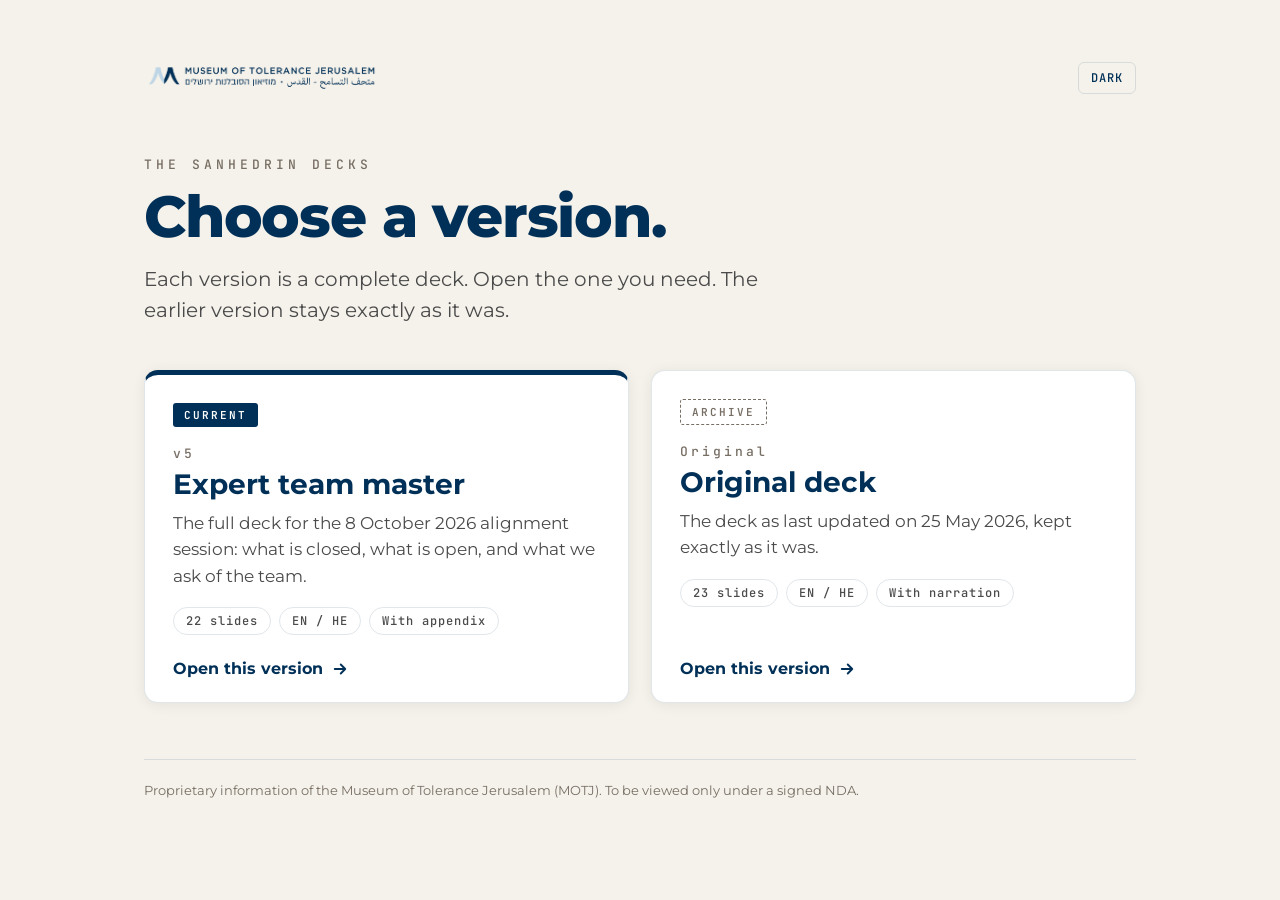
<file: index.html>
<!DOCTYPE html>
<html lang="en">
<head>
<meta charset="UTF-8">
<meta name="viewport" content="width=device-width, initial-scale=1.0">
<meta name="robots" content="noindex">
<title>The Sanhedrin Decks | MOTJ - choose a version</title>
<script type="text/javascript">
(function(c,l,a,r,i,t,y){c[a]=c[a]||function(){(c[a].q=c[a].q||[]).push(arguments)};t=l.createElement(r);t.async=1;t.src="https://www.clarity.ms/tag/"+i;y=l.getElementsByTagName(r)[0];y.parentNode.insertBefore(t,y)})(window,document,"clarity","script","vtb4usmz5r");
</script>
<link rel="preconnect" href="https://fonts.googleapis.com">
<link href="https://fonts.googleapis.com/css2?family=Montserrat:wght@400;500;600;700;800&family=JetBrains+Mono:wght@400;500;600&display=swap" rel="stylesheet">
<style>
:root {
  --bg: #F5F2EB; --surface: #FFFFFF; --navy: #003057; --blue: #BDD6E6; --taupe: #776E64;
  --text: #1A1A1A; --sub: #4A4A4A; --line: rgba(0,48,87,0.12);
  --shadow: 0 2px 14px rgba(0,0,0,0.07); --shadow-hover: 0 8px 28px rgba(0,48,87,0.18);
}
:root[data-theme="dark"] {
  --bg: #0b1a2a; --surface: #12263a; --navy: #BDD6E6; --blue: #BDD6E6; --taupe: #9a9189;
  --text: #f0f4f7; --sub: #c4ced6; --line: rgba(189,214,230,0.2);
  --shadow: 0 2px 14px rgba(0,0,0,0.4); --shadow-hover: 0 8px 28px rgba(0,0,0,0.6);
}
* { box-sizing: border-box; margin: 0; padding: 0; }
html, body { min-height: 100%; }
body { background: var(--bg); color: var(--text); font-family: 'Montserrat', system-ui, sans-serif; -webkit-font-smoothing: antialiased; }
main { max-width: 1040px; margin: 0 auto; padding: 56px 24px 40px; }
header { display: flex; align-items: center; justify-content: space-between; gap: 16px; margin-bottom: 56px; }
.logo { height: 44px; }
:root[data-theme="dark"] .logo { filter: brightness(0) invert(1); }
.theme { font: 500 12px 'JetBrains Mono', monospace; letter-spacing: 1px; text-transform: uppercase; color: var(--navy);
  background: transparent; border: 1px solid var(--line); border-radius: 6px; padding: 7px 12px; cursor: pointer; }
.eyebrow { font: 500 13px 'JetBrains Mono', monospace; letter-spacing: 4px; text-transform: uppercase; color: var(--taupe); margin-bottom: 14px; }
h1 { font-weight: 800; font-size: clamp(34px, 5.4vw, 58px); line-height: 1.05; letter-spacing: -1.2px; color: var(--navy); }
.lede { font-size: 20px; line-height: 1.55; color: var(--sub); margin-top: 16px; max-width: 640px; }
.versions { display: grid; grid-template-columns: repeat(2, 1fr); gap: 22px; margin-top: 44px; }
.v {
  display: flex; flex-direction: column; text-decoration: none; color: inherit; background: var(--surface);
  border: 1px solid var(--line); border-radius: 14px; padding: 28px 28px 24px; box-shadow: var(--shadow);
  transition: transform .25s, box-shadow .25s; position: relative;
}
.v:hover, .v:focus-visible { transform: translateY(-4px); box-shadow: var(--shadow-hover); outline: none; }
.v:focus-visible { outline: 3px solid var(--blue); outline-offset: 3px; }
.v--current { border-top: 5px solid var(--navy); }
.badge { align-self: flex-start; font: 600 11px 'JetBrains Mono', monospace; letter-spacing: 2px; padding: 5px 11px; border-radius: 3px; margin-bottom: 18px; }
.badge--current { background: var(--navy); color: #fff; }
:root[data-theme="dark"] .badge--current { color: #003057; }
.badge--archive { border: 1.5px dashed var(--taupe); color: var(--taupe); }
.vn { font: 500 13px 'JetBrains Mono', monospace; letter-spacing: 3px; color: var(--taupe); }
h2 { font-weight: 700; font-size: 28px; line-height: 1.15; color: var(--navy); margin: 6px 0 10px; }
.v p { font-size: 17px; line-height: 1.55; color: var(--sub); }
.meta { display: flex; flex-wrap: wrap; gap: 8px; margin-top: 18px; }
.meta span { font: 500 12px 'JetBrains Mono', monospace; letter-spacing: 1px; color: var(--sub); border: 1px solid var(--line); border-radius: 999px; padding: 5px 12px; }
.open { margin-top: auto; padding-top: 24px; display: inline-flex; align-items: center; gap: 8px; font-weight: 700; font-size: 16px; color: var(--navy); }
.open svg { transition: transform .25s; }
.v:hover .open svg { transform: translateX(5px); }
footer { margin-top: 56px; padding-top: 20px; border-top: 1px solid var(--line); font-size: 13px; line-height: 1.6; color: var(--taupe); }
@media (max-width: 760px) { .versions { grid-template-columns: 1fr; } main { padding-top: 32px; } header { margin-bottom: 36px; } }
@media (prefers-reduced-motion: reduce) { .v, .open svg { transition: none; } }
</style>
</head>
<body>
<main>
  <header>
    <img class="logo" src="assets/logos/motj-logo-horizontal.png" alt="Museum of Tolerance Jerusalem">
    <button class="theme" id="theme" type="button" aria-label="Toggle dark mode">Dark</button>
  </header>

  <p class="eyebrow">The Sanhedrin decks</p>
  <h1>Choose a version.</h1>
  <p class="lede">Each version is a complete deck. Open the one you need. The earlier version stays exactly as it was.</p>

  <nav class="versions" aria-label="Deck versions">
    <a class="v v--current" href="v5/">
      <span class="badge badge--current">CURRENT</span>
      <span class="vn">v5</span>
      <h2>Expert team master</h2>
      <p>The full deck for the 8 October 2026 alignment session: what is closed, what is open, and what we ask of the team.</p>
      <div class="meta"><span>22 slides</span><span>EN / HE</span><span>With appendix</span></div>
      <span class="open">Open this version <svg width="18" height="18" viewBox="0 0 24 24" fill="none" stroke="currentColor" stroke-width="2.5" stroke-linecap="round" stroke-linejoin="round"><path d="M5 12h14M13 6l6 6-6 6"/></svg></span>
    </a>
    <a class="v v--archive" href="original.html">
      <span class="badge badge--archive">ARCHIVE</span>
      <span class="vn">Original</span>
      <h2>Original deck</h2>
      <p>The deck as last updated on 25 May 2026, kept exactly as it was.</p>
      <div class="meta"><span>23 slides</span><span>EN / HE</span><span>With narration</span></div>
      <span class="open">Open this version <svg width="18" height="18" viewBox="0 0 24 24" fill="none" stroke="currentColor" stroke-width="2.5" stroke-linecap="round" stroke-linejoin="round"><path d="M5 12h14M13 6l6 6-6 6"/></svg></span>
    </a>

  </nav>

  <footer>
    Proprietary information of the Museum of Tolerance Jerusalem (MOTJ). To be viewed only under a signed NDA.
  </footer>
</main>
<script>
(function () {
  var root = document.documentElement, btn = document.getElementById('theme');
  function set(t) { root.setAttribute('data-theme', t); btn.textContent = t === 'dark' ? 'Light' : 'Dark'; }
  var saved = null;
  try { saved = localStorage.getItem('sanhedrin-theme'); } catch (e) {}
  set(saved || (window.matchMedia && matchMedia('(prefers-color-scheme: dark)').matches ? 'dark' : 'light'));
  btn.addEventListener('click', function () {
    var t = root.getAttribute('data-theme') === 'dark' ? 'light' : 'dark';
    set(t); try { localStorage.setItem('sanhedrin-theme', t); } catch (e) {}
  });
})();
</script>
</body>
</html>
</file>
